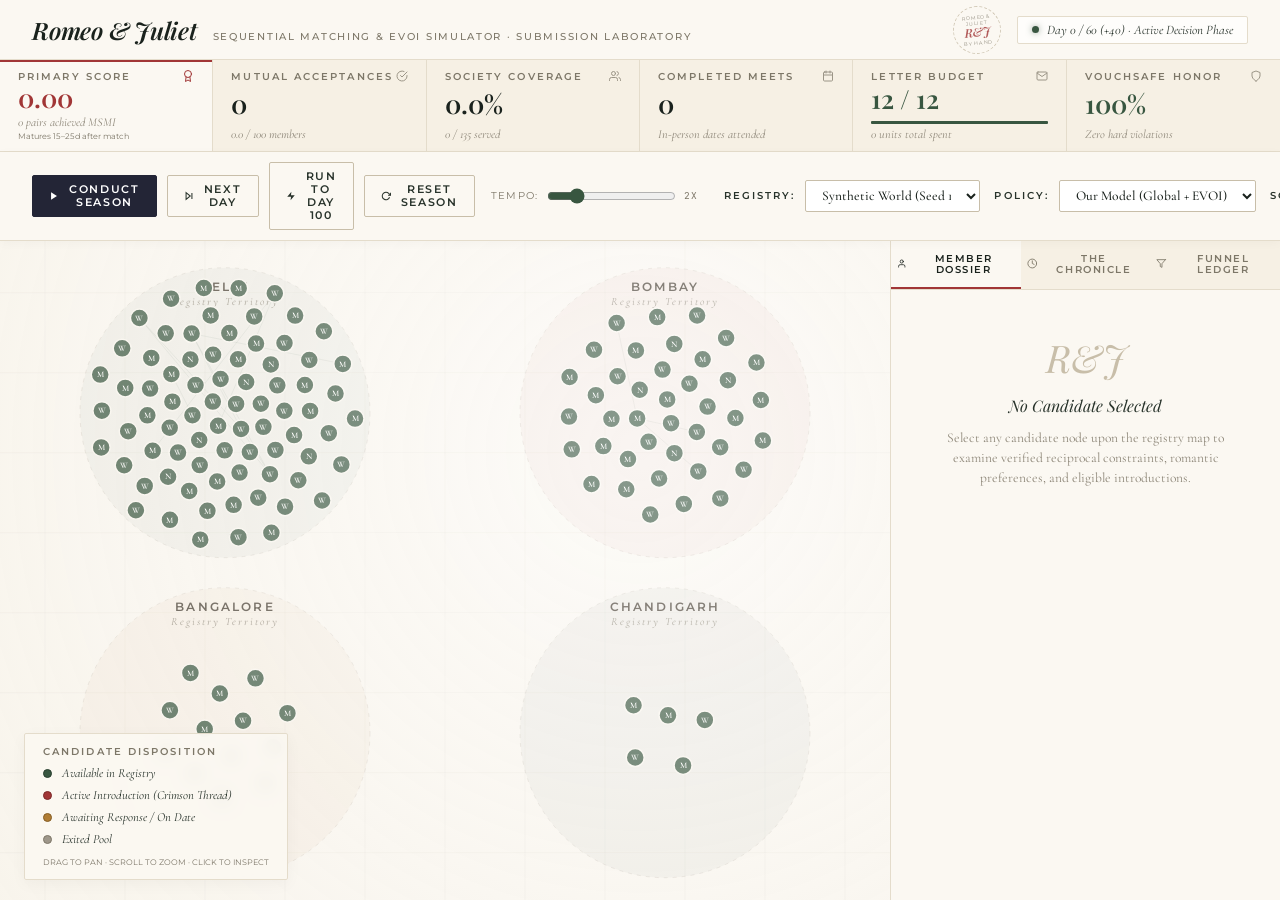
<file: simulation/index.html>
<!DOCTYPE html>
<html lang="en">
<head>
  <meta charset="utf-8">
  <meta name="viewport" content="width=device-width, initial-scale=1.0">
  <title>Romeo & Juliet · The Introduction Policy Laboratory</title>
  <meta name="description" content="One introduction, when it's right. Private decision-support engine for sequential introductions, reciprocal consent, and value-of-information clarification.">
  <link rel="stylesheet" href="styles.css">
</head>
<body>

  <!-- Top Authentic Romeo & Juliet Header -->
  <header class="app-header">
    <div class="brand-group">
      <span class="brand-logo">Romeo &amp; Juliet</span>
      <span class="brand-subtitle">Sequential Matching &amp; EVOI Simulator · Submission Laboratory</span>
    </div>

    <div class="header-status-group">
      <!-- Circular Embossed Stamp Motif -->
      <div class="circular-seal" title="Romeo &amp; Juliet By Hand Seal">
        <span class="seal-top">ROMEO &amp; JULIET</span>
        <span class="seal-mid">R&amp;J</span>
        <span class="seal-bot">BY HAND</span>
      </div>

      <div class="status-badge">
        <span class="status-dot"></span>
        <span id="dayIndicator">Day 0 / 60 (+40) · Active Decision Phase</span>
      </div>
    </div>
  </header>

  <!-- The Ledger (Metrics HUD) -->
  <!-- The Ledger (Metrics HUD) -->
  <section class="metrics-ledger" id="ledger" aria-label="Introduction Ledger">
    <div class="ledger-cell primary-score">
      <div class="ledger-kicker">
        <span class="kicker">PRIMARY SCORE</span>
        <span class="ledger-icon" title="Primary Goal Metric">
          <svg width="12" height="12" viewBox="0 0 24 24" fill="none" stroke="currentColor" stroke-width="2" stroke-linecap="round" stroke-linejoin="round"><circle cx="12" cy="8" r="7"></circle><polyline points="8.21 13.89 7 23 12 20 17 23 15.79 13.88"></polyline></svg>
        </span>
      </div>
      <div class="ledger-number highlight-score" id="valMsmiScore">0.00</div>
      <div class="ledger-desc" id="valMsmiTotal">0 mutual 2nd-meetings</div>
      <div style="font-family: var(--font-sans-kicker); font-size: 8px; color: var(--text-kicker); margin-top: 2px;">
        Matures 15–25d after match
      </div>
    </div>

    <div class="ledger-cell">
      <div class="ledger-kicker">
        <span class="kicker">MUTUAL ACCEPTANCES</span>
        <span class="ledger-icon" title="Double Opt-In Consent">
          <svg width="12" height="12" viewBox="0 0 24 24" fill="none" stroke="currentColor" stroke-width="2" stroke-linecap="round" stroke-linejoin="round"><path d="M22 11.08V12a10 10 0 1 1-5.93-9.14"></path><polyline points="22 4 12 14.01 9 11.01"></polyline></svg>
        </span>
      </div>
      <div class="ledger-number" id="valMutualAccept">0</div>
      <div class="ledger-desc" id="valMutualPer100">0.0 / 100 members</div>
    </div>

    <div class="ledger-cell">
      <div class="ledger-kicker">
        <span class="kicker">SOCIETY COVERAGE</span>
        <span class="ledger-icon" title="Arrived Pool Coverage">
          <svg width="12" height="12" viewBox="0 0 24 24" fill="none" stroke="currentColor" stroke-width="2" stroke-linecap="round" stroke-linejoin="round"><path d="M17 21v-2a4 4 0 0 0-4-4H5a4 4 0 0 0-4 4v2"></path><circle cx="9" cy="7" r="4"></circle><path d="M23 21v-2a4 4 0 0 0-3-3.87"></path><path d="M16 3.13a4 4 0 0 1 0 7.75"></path></svg>
        </span>
      </div>
      <div class="ledger-number" id="valCoveragePct">0.0%</div>
      <div class="ledger-desc" id="valCoverageRatio">0 / 0 members served</div>
    </div>

    <div class="ledger-cell">
      <div class="ledger-kicker">
        <span class="kicker">COMPLETED MEETS</span>
        <span class="ledger-icon" title="In-Person Dates">
          <svg width="12" height="12" viewBox="0 0 24 24" fill="none" stroke="currentColor" stroke-width="2" stroke-linecap="round" stroke-linejoin="round"><rect x="3" y="4" width="18" height="18" rx="2" ry="2"></rect><line x1="16" y1="2" x2="16" y2="6"></line><line x1="8" y1="2" x2="8" y2="6"></line><line x1="3" y1="10" x2="21" y2="10"></line></svg>
        </span>
      </div>
      <div class="ledger-number" id="valDatesCount">0</div>
      <div class="ledger-desc">In-person dates attended</div>
    </div>

    <div class="ledger-cell">
      <div class="ledger-kicker">
        <span class="kicker">LETTER BUDGET</span>
        <span class="ledger-icon" title="Daily Inquiry Quota">
          <svg width="12" height="12" viewBox="0 0 24 24" fill="none" stroke="currentColor" stroke-width="2" stroke-linecap="round" stroke-linejoin="round"><path d="M4 4h16c1.1 0 2 .9 2 2v12c0 1.1-.9 2-2 2H4c-1.1 0-2-.9-2-2V6c0-1.1.9-2 2-2z"></path><polyline points="22,6 12,13 2,6"></polyline></svg>
        </span>
      </div>
      <div class="ledger-number" id="valAskBudgetRemaining" style="color: var(--accent-sage);">12 / 12</div>
      <div class="budget-meter-track">
        <div class="budget-meter-fill" id="budgetBarFill"></div>
      </div>
      <div class="ledger-desc" id="valAskCostTotal">0 units total spent</div>
    </div>

    <div class="ledger-cell">
      <div class="ledger-kicker">
        <span class="kicker">VOUCHSAFE HONOR</span>
        <span class="ledger-icon" title="100% Reciprocal Safety Guarantee">
          <svg width="12" height="12" viewBox="0 0 24 24" fill="none" stroke="currentColor" stroke-width="2" stroke-linecap="round" stroke-linejoin="round"><path d="M12 22s8-4 8-10V5l-8-3-8 3v7c0 6 8 10 8 10z"></path></svg>
        </span>
      </div>
      <div class="ledger-number" style="color: var(--accent-sage);">100%</div>
      <div class="ledger-desc">Zero hard violations</div>
    </div>
  </section>

  <!-- Controls Toolbar -->
  <nav class="control-toolbar" aria-label="Simulation Controls">
    <div class="controls-left">
      <button id="btnPlay" class="btn btn-ink" title="Conduct season in continuous real time">
        <svg width="10" height="10" viewBox="0 0 24 24" fill="currentColor"><polygon points="5 3 19 12 5 21 5 3"></polygon></svg>
        Conduct Season
      </button>
      <button id="btnStep" class="btn" title="Advance introduction horizon by 1 day">
        <svg width="10" height="10" viewBox="0 0 24 24" fill="none" stroke="currentColor" stroke-width="2.5"><polygon points="5 4 15 12 5 20 5 4"></polygon><line x1="19" y1="5" x2="19" y2="19"></line></svg>
        Next Day
      </button>
      <button id="btnFastForward" class="btn" title="Run season to conclusion (Day 100)">
        <svg width="10" height="10" viewBox="0 0 24 24" fill="currentColor"><polygon points="13 2 3 14 12 14 11 22 21 10 12 10 13 2"></polygon></svg>
        Run to Day 100
      </button>
      <button id="btnReset" class="btn" title="Reset current season">
        <svg width="10" height="10" viewBox="0 0 24 24" fill="none" stroke="currentColor" stroke-width="2.5"><path d="M23 4v6h-6"></path><path d="M20.49 15a9 9 0 1 1-2.12-9.36L23 10"></path></svg>
        Reset Season
      </button>

      <div class="speed-control-group" style="margin-left: 6px;">
        <span>Tempo:</span>
        <input type="range" id="sliderSpeed" class="speed-slider" min="0.5" max="8" step="0.5" value="2" title="Simulation Speed">
        <span id="speedLabel" style="font-family: var(--font-mono); width: 24px;">2x</span>
      </div>
    </div>

    <div class="controls-right">
      <span class="kicker" style="color: var(--text-editorial);">Registry:</span>
      <select id="selectDataset" class="select-editorial" style="max-width: 175px;">
        <option value="synthetic" selected>Synthetic World (Seed 101)</option>
        <optgroup label="Official Train Split (Day 30 Snapshot)">
          <option value="public_01">public_01 (Train)</option>
          <option value="public_02">public_02 (Train)</option>
          <option value="public_03">public_03 (Train)</option>
          <option value="public_04">public_04 (Train)</option>
          <option value="public_05">public_05 (Train)</option>
          <option value="public_06">public_06 (Train)</option>
        </optgroup>
        <optgroup label="Official Validation Split">
          <option value="public_07">public_07 (Val)</option>
          <option value="public_08">public_08 (Val)</option>
        </optgroup>
        <optgroup label="Official Test Split">
          <option value="public_09">public_09 (Test)</option>
          <option value="public_10">public_10 (Test)</option>
        </optgroup>
      </select>

      <span class="kicker" style="color: var(--text-editorial); margin-left: 4px;">Policy:</span>
      <select id="selectPolicy" class="select-editorial">
        <option value="submission" selected>Our Model (Global + EVOI)</option>
        <option value="greedy">Greedy Baseline</option>
        <option value="random">Random-Feasible Baseline</option>
        <option value="no_asks">No-Clarification Baseline</option>
        <option value="manual">Manual Introduction</option>
      </select>

      <span class="kicker" id="labelVariant" style="color: var(--text-editorial); margin-left: 4px;">Scenario:</span>
      <select id="selectVariant" class="select-editorial">
        <option value="development" selected>development</option>
        <option value="sparse">sparse (12 Regions)</option>
        <option value="cold_start">cold_start</option>
        <option value="delayed">delayed</option>
        <option value="shift">shift</option>
        <option value="drift">drift</option>
      </select>

      <span class="kicker" id="labelSeed" style="color: var(--text-editorial); margin-left: 4px;">Seed:</span>
      <input type="number" id="inputSeed" class="select-editorial" style="width: 58px;" value="101" title="Simulation Seed">
    </div>
  </nav>

  <!-- Main Workspace Area -->
  <main class="main-layout">
    <!-- Map Canvas Area -->
    <div class="canvas-container" id="canvasContainer">
      <canvas id="simCanvas"></canvas>

      <!-- Hover Tooltip -->
      <div id="simTooltip" class="sim-tooltip"></div>

      <!-- Vintage Map Legend -->
      <div class="canvas-overlay-legend">
        <div class="kicker" style="margin-bottom: 2px;">CANDIDATE DISPOSITION</div>
        <div class="legend-item">
          <span class="legend-dot" style="background: #385640; border: 1px solid #283e2e;"></span>
          Available in Registry
        </div>
        <div class="legend-item">
          <span class="legend-dot" style="background: #a13636; border: 1px solid #7a2828;"></span>
          Active Introduction (Crimson Thread)
        </div>
        <div class="legend-item">
          <span class="legend-dot" style="background: #b07d34; border: 1px solid #845d25;"></span>
          Awaiting Response / On Date
        </div>
        <div class="legend-item">
          <span class="legend-dot" style="background: #9e978a; border: 1px solid #7d7768;"></span>
          Exited Pool
        </div>
        <div style="font-family: var(--font-sans-kicker); font-size: 8px; color: var(--text-kicker); margin-top: 4px;">
          DRAG TO PAN · SCROLL TO ZOOM · CLICK TO INSPECT
        </div>
      </div>
    </div>

    <!-- Right Sidebar (The Society Register) -->
    <aside class="sidebar-panel" id="dossier">
      <!-- Tabs -->
      <div class="sidebar-tabs" role="tablist">
        <button class="tab-btn active" data-tab="tabInspector" role="tab" aria-selected="true">
          <svg width="11" height="11" viewBox="0 0 24 24" fill="none" stroke="currentColor" stroke-width="2" stroke-linecap="round" stroke-linejoin="round"><path d="M20 21v-2a4 4 0 0 0-4-4H8a4 4 0 0 0-4 4v2"></path><circle cx="12" cy="7" r="4"></circle></svg>
          Member Dossier
        </button>
        <button class="tab-btn" data-tab="tabEvents" role="tab" aria-selected="false">
          <svg width="11" height="11" viewBox="0 0 24 24" fill="none" stroke="currentColor" stroke-width="2" stroke-linecap="round" stroke-linejoin="round"><circle cx="12" cy="12" r="10"></circle><polyline points="12 6 12 12 16 14"></polyline></svg>
          The Chronicle
        </button>
        <button class="tab-btn" data-tab="tabFunnel" role="tab" aria-selected="false">
          <svg width="11" height="11" viewBox="0 0 24 24" fill="none" stroke="currentColor" stroke-width="2" stroke-linecap="round" stroke-linejoin="round"><polygon points="22 3 2 3 10 12.46 10 19 14 21 14 12.46 22 3"></polygon></svg>
          Funnel Ledger
        </button>
      </div>

      <!-- Tab 1: Member Dossier -->
      <div id="tabInspector" class="tab-content active" role="tabpanel">
        <div id="inspectorContent">
          <div class="inspector-empty">
            <div class="inspector-empty-seal">R&J</div>
            <div style="font-family: var(--font-serif-hero); font-size: 16px; font-style: italic; color: var(--text-editorial);">
              No Candidate Selected
            </div>
            <div style="font-family: var(--font-serif-body); font-size: 13.5px; line-height: 1.5;">
              Select any candidate node upon the registry map to examine verified reciprocal constraints, romantic preferences, and eligible introductions.
            </div>
          </div>
        </div>
      </div>

      <!-- Tab 2: The Chronicle (Live Event Feed) -->
      <div id="tabEvents" class="tab-content" role="tabpanel">
        <div class="chronicle-feed" id="eventFeed"></div>
      </div>

      <!-- Tab 3: Funnel Ledger -->
      <div id="tabFunnel" class="tab-content" role="tabpanel">
        <div class="kicker" style="margin-bottom: 6px;">CONVERSION FUNNEL</div>
        <div style="font-family: var(--font-serif-hero); font-size: 18px; font-style: italic; margin-bottom: 16px; color: var(--text-ink);">
          The Journey to a Second Meeting
        </div>

        <div class="funnel-step">
          <div class="funnel-header">
            <span>Arrived Members in Pool</span>
            <span id="funnelArrived" style="font-family: var(--font-mono); font-weight: 600;">0</span>
          </div>
          <div class="funnel-bar-bg"><div class="funnel-bar-fill" style="width: 100%; background: #385640;"></div></div>
        </div>

        <div class="funnel-step">
          <div class="funnel-header">
            <span>Served by Private Introduction</span>
            <span id="funnelServed" style="font-family: var(--font-mono); font-weight: 600;">0</span>
          </div>
          <div class="funnel-bar-bg"><div id="barServed" class="funnel-bar-fill" style="width: 0%; background: #232536;"></div></div>
        </div>

        <div class="funnel-step">
          <div class="funnel-header">
            <span>Mutual Consents (Double Opt-In)</span>
            <span id="funnelMutual" style="font-family: var(--font-mono); font-weight: 600;">0</span>
          </div>
          <div class="funnel-bar-bg"><div id="barMutual" class="funnel-bar-fill" style="width: 0%; background: #a13636;"></div></div>
        </div>

        <div class="funnel-step">
          <div class="funnel-header">
            <span>In-Person Dates Occurred</span>
            <span id="funnelDates" style="font-family: var(--font-mono); font-weight: 600;">0</span>
          </div>
          <div class="funnel-bar-bg"><div id="barDates" class="funnel-bar-fill" style="width: 0%; background: #b07d34;"></div></div>
        </div>

        <div class="funnel-step">
          <div class="funnel-header">
            <span style="color: var(--accent-thread); font-weight: 600;">Mutual 2nd-Meeting Intention (MSMI)</span>
            <span id="funnelMsmi" style="font-family: var(--font-mono); font-weight: 700; color: var(--accent-thread);">0</span>
          </div>
          <div class="funnel-bar-bg"><div id="barMsmi" class="funnel-bar-fill" style="width: 0%; background: var(--accent-thread);"></div></div>
        </div>

        <div class="dossier-card" style="margin-top: 24px;">
          <div class="kicker" style="margin-bottom: 6px;">PROTOCOL CADENCE</div>
          <div style="font-family: var(--font-serif-body); font-size: 13px; color: var(--text-editorial); line-height: 1.6;">
            • Active Introduction Horizon: Days 0–59<br>
            • Extended Observation Window: Days 60–99<br>
            • Letter Response Window: ≤ 7 days<br>
            • Meeting Scheduling: ≤ 14 days<br>
            • Second-Meeting Feedback: ≤ 3 days<br>
            • MSMI Qualification: ≤ 30 days from match
          </div>
        </div>
      </div>
    </aside>
  </main>

  <!-- Scripts -->
  <script src="datasets.js"></script>
  <script src="simulator_engine.js"></script>
  <script src="visualizer.js"></script>
  <script src="app.js"></script>
</body>
</html>
</file>
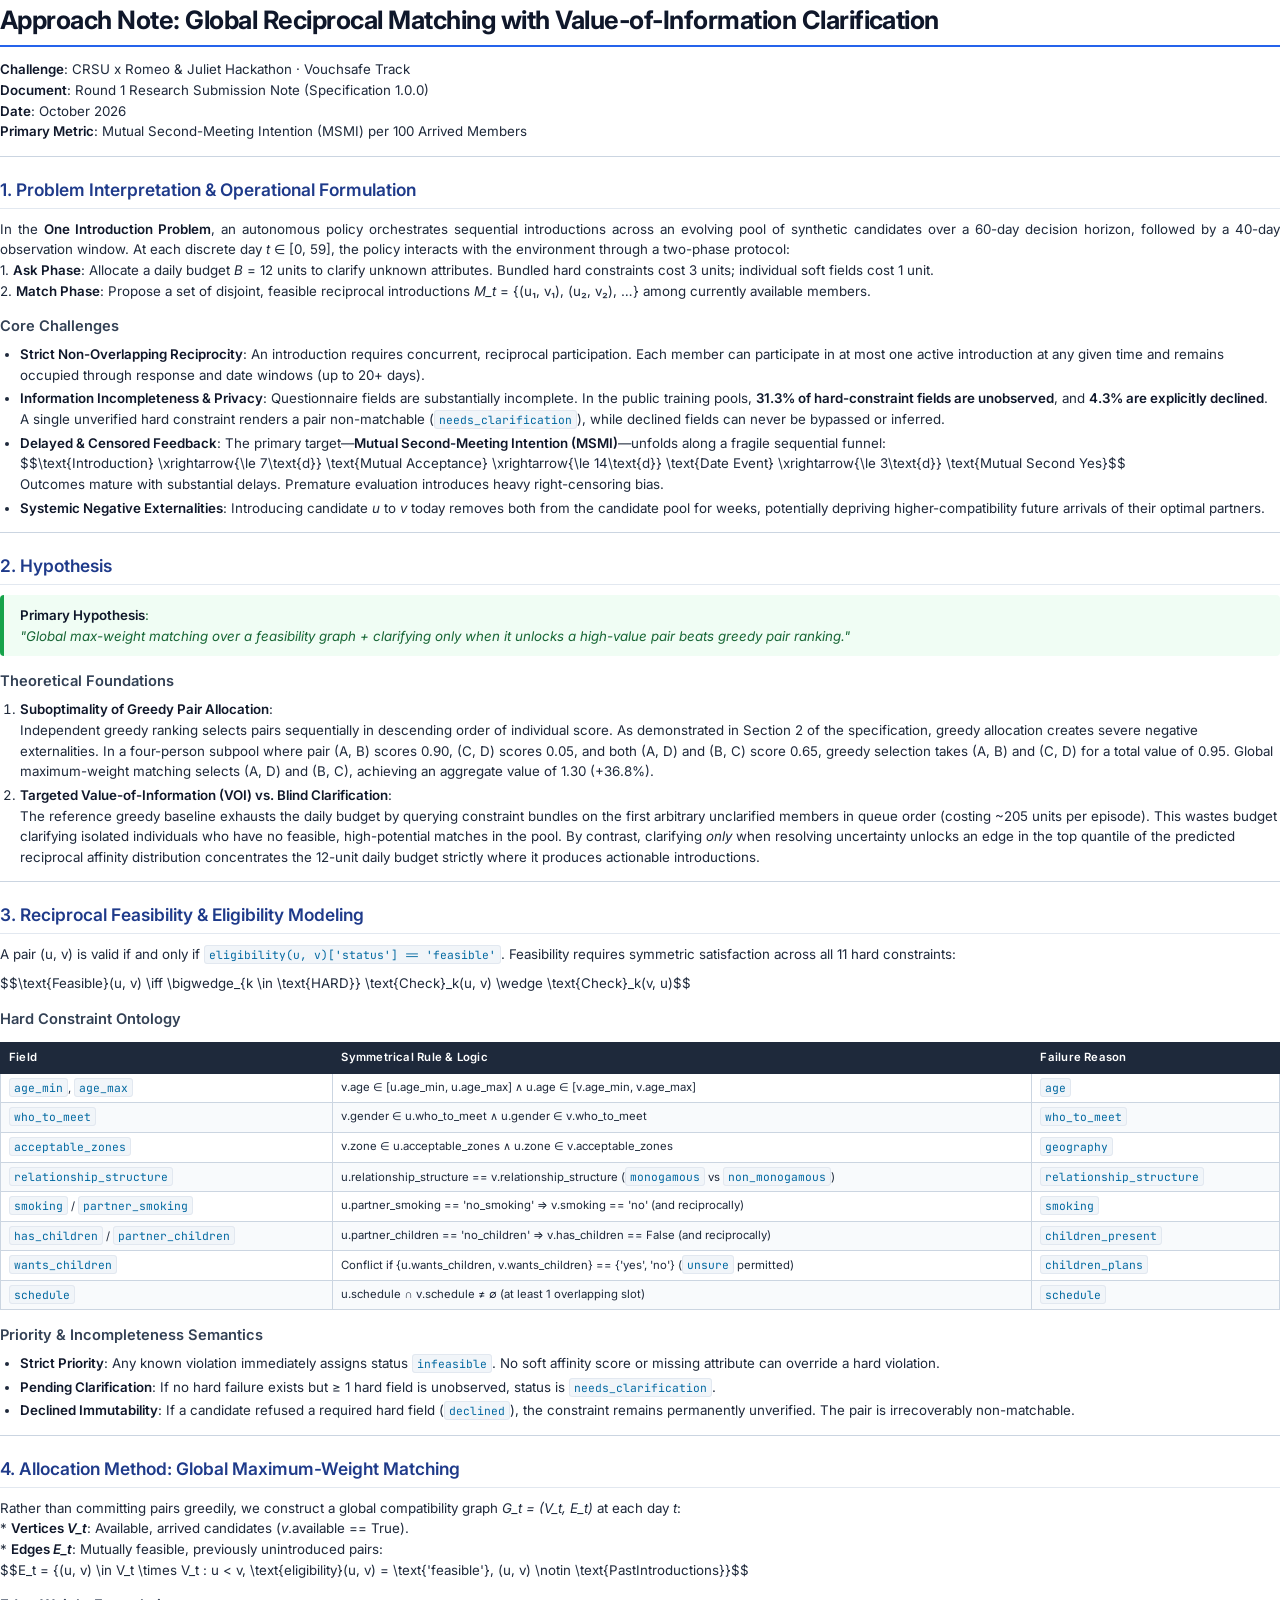
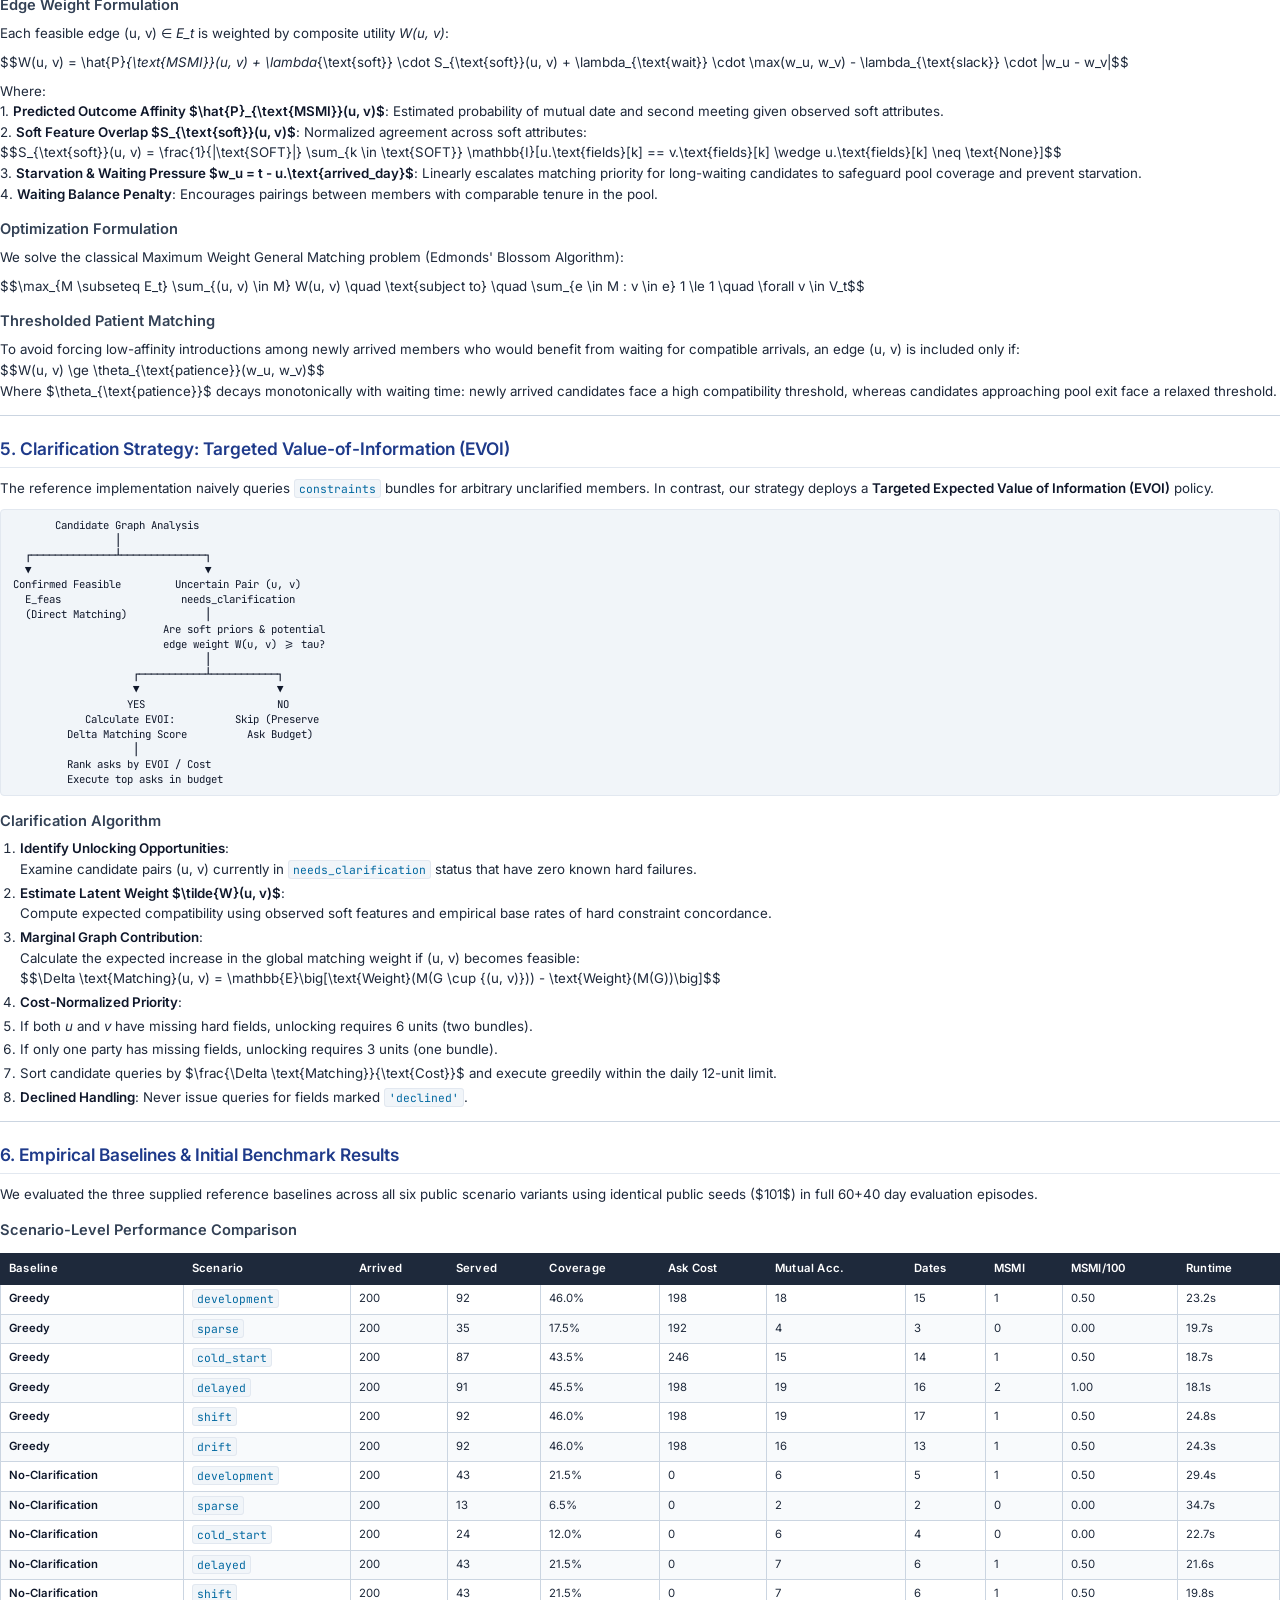
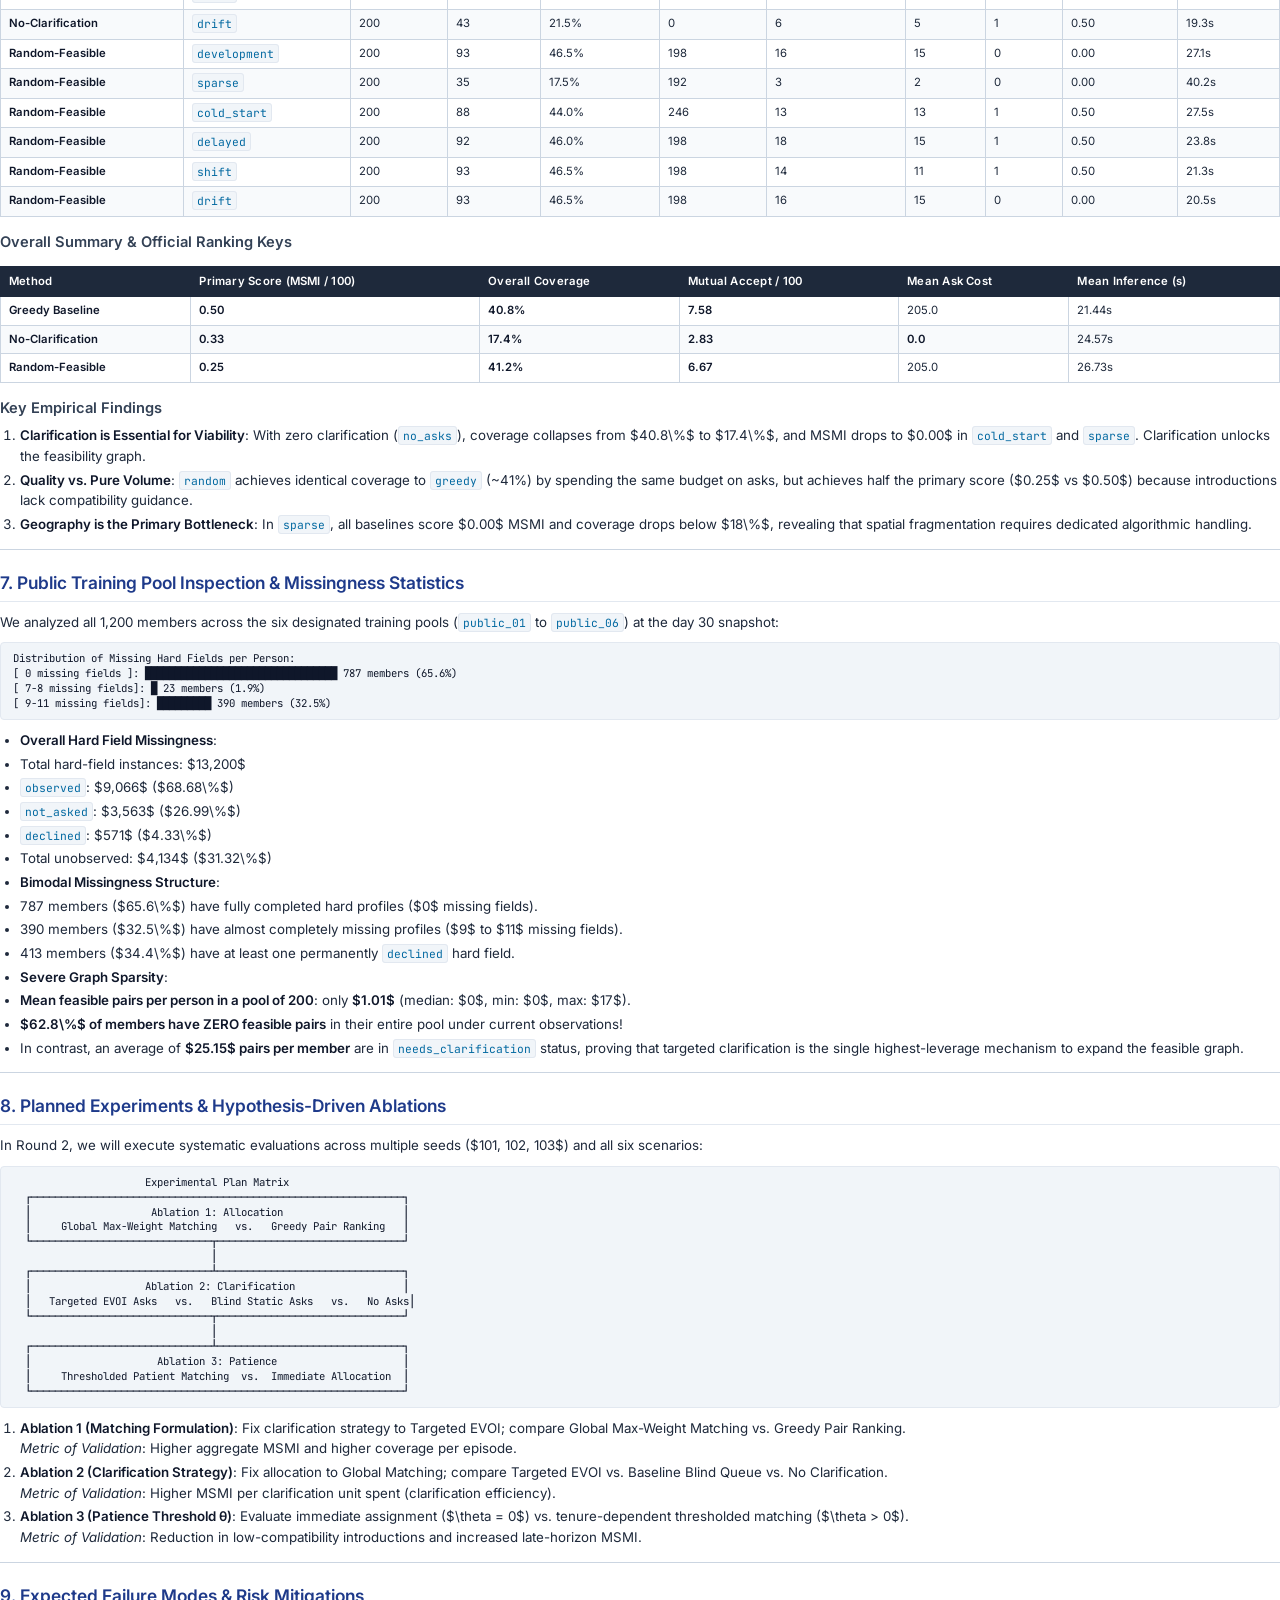
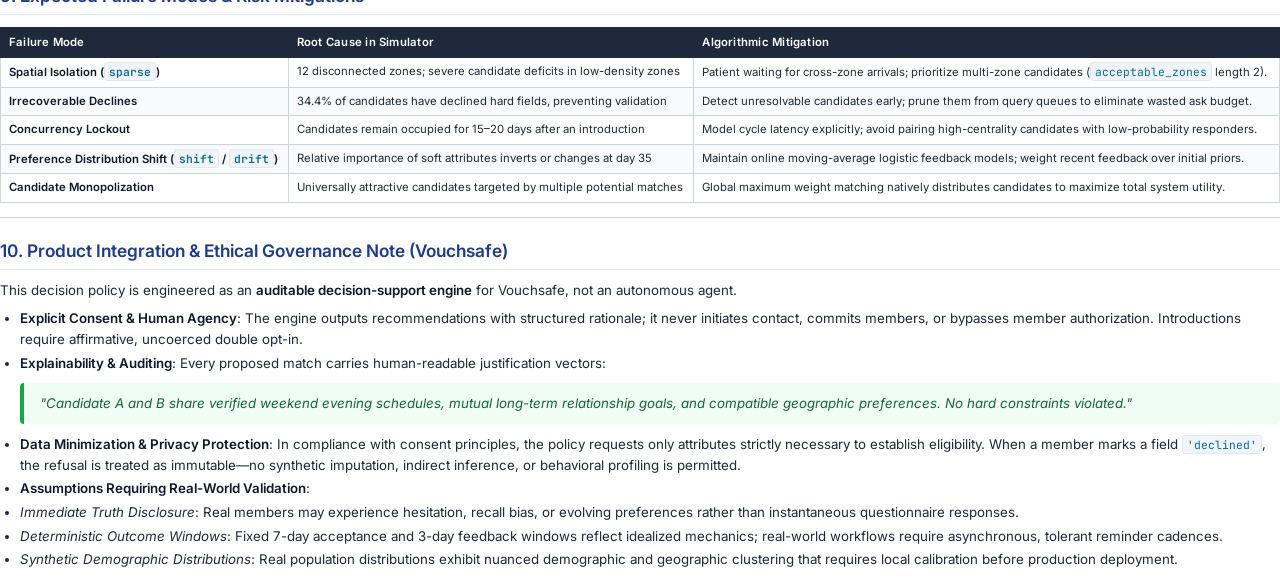
<file: CRSU-x-Romeo-Juliet-Hackathon-main/RESEARCH_NOTE.html>
<!DOCTYPE html>
<html lang="en">
<head>
<meta charset="utf-8">
<title>Approach Note: Global Reciprocal Matching with Value-of-Information Clarification</title>
<style>
  @import url('https://fonts.googleapis.com/css2?family=Inter:wght@300;400;500;600;700&family=JetBrains+Mono:wght@400;500&display=swap');

  @page {
    size: A4;
    margin: 18mm 16mm;
  }

  body {
    font-family: 'Inter', -apple-system, BlinkMacSystemFont, "Segoe UI", Roboto, sans-serif;
    font-size: 10pt;
    line-height: 1.55;
    color: #1e293b;
    background-color: #ffffff;
    margin: 0;
    padding: 0;
  }

  h1 {
    font-size: 19pt;
    font-weight: 700;
    color: #0f172a;
    border-bottom: 2.5px solid #2563eb;
    padding-bottom: 6px;
    margin-top: 0;
    margin-bottom: 12px;
    letter-spacing: -0.02em;
  }

  h2 {
    font-size: 13pt;
    font-weight: 600;
    color: #1e3a8a;
    border-bottom: 1px solid #e2e8f0;
    padding-bottom: 4px;
    margin-top: 20px;
    margin-bottom: 10px;
    page-break-after: avoid;
  }

  h3 {
    font-size: 11pt;
    font-weight: 600;
    color: #334155;
    margin-top: 14px;
    margin-bottom: 6px;
    page-break-after: avoid;
  }

  p {
    margin-top: 0;
    margin-bottom: 8px;
    text-align: justify;
  }

  hr {
    border: none;
    height: 1px;
    background: #cbd5e1;
    margin: 14px 0;
  }

  blockquote {
    margin: 10px 0;
    padding: 10px 16px;
    background-color: #f0fdf4;
    border-left: 4px solid #16a34a;
    border-radius: 4px;
    color: #166534;
    font-size: 10pt;
    page-break-inside: avoid;
  }

  blockquote p {
    margin: 0;
  }

  table {
    width: 100%;
    border-collapse: collapse;
    margin: 12px 0;
    font-size: 8.5pt;
    page-break-inside: avoid;
  }

  th {
    background-color: #1e293b;
    color: #ffffff;
    font-weight: 600;
    text-align: left;
    padding: 6px 8px;
    border: 1px solid #1e293b;
    letter-spacing: 0.02em;
  }

  td {
    padding: 5px 8px;
    border: 1px solid #cbd5e1;
    vertical-align: top;
  }

  tr:nth-child(even) td {
    background-color: #f8fafc;
  }

  pre {
    background-color: #f1f5f9;
    border: 1px solid #e2e8f0;
    border-radius: 4px;
    padding: 8px 12px;
    font-family: 'JetBrains Mono', Consolas, monospace;
    font-size: 8pt;
    line-height: 1.4;
    color: #0f172a;
    overflow-x: auto;
    page-break-inside: avoid;
    margin: 10px 0;
  }

  code {
    font-family: 'JetBrains Mono', Consolas, monospace;
    font-size: 8.5pt;
    background-color: #f1f5f9;
    color: #0369a1;
    padding: 1px 4px;
    border-radius: 3px;
    border: 1px solid #e2e8f0;
  }

  pre code {
    background: none;
    border: none;
    padding: 0;
    color: inherit;
    font-size: inherit;
  }

  ul, ol {
    margin-top: 4px;
    margin-bottom: 8px;
    padding-left: 20px;
  }

  li {
    margin-bottom: 3px;
  }

  strong {
    font-weight: 600;
    color: #0f172a;
  }
</style>
</head>
<body>
<h1 id="approach-note-global-reciprocal-matching-with-value-of-information-clarification">Approach Note: Global Reciprocal Matching with Value-of-Information Clarification</h1>
<p><strong>Challenge</strong>: CRSU x Romeo &amp; Juliet Hackathon · Vouchsafe Track<br />
<strong>Document</strong>: Round 1 Research Submission Note (Specification 1.0.0)<br />
<strong>Date</strong>: October 2026<br />
<strong>Primary Metric</strong>: Mutual Second-Meeting Intention (MSMI) per 100 Arrived Members  </p>
<hr />
<h2 id="1-problem-interpretation-operational-formulation">1. Problem Interpretation &amp; Operational Formulation</h2>
<p>In the <strong>One Introduction Problem</strong>, an autonomous policy orchestrates sequential introductions across an evolving pool of synthetic candidates over a 60-day decision horizon, followed by a 40-day observation window. At each discrete day <em>t</em> ∈ [0, 59], the policy interacts with the environment through a two-phase protocol:<br />
1. <strong>Ask Phase</strong>: Allocate a daily budget <em>B</em> = 12 units to clarify unknown attributes. Bundled hard constraints cost 3 units; individual soft fields cost 1 unit.<br />
2. <strong>Match Phase</strong>: Propose a set of disjoint, feasible reciprocal introductions <em>M_t</em> = {(u₁, v₁), (u₂, v₂), …} among currently available members.</p>
<h3 id="core-challenges">Core Challenges</h3>
<ul>
<li><strong>Strict Non-Overlapping Reciprocity</strong>: An introduction requires concurrent, reciprocal participation. Each member can participate in at most one active introduction at any given time and remains occupied through response and date windows (up to 20+ days).</li>
<li><strong>Information Incompleteness &amp; Privacy</strong>: Questionnaire fields are substantially incomplete. In the public training pools, <strong>31.3% of hard-constraint fields are unobserved</strong>, and <strong>4.3% are explicitly declined</strong>. A single unverified hard constraint renders a pair non-matchable (<code>needs_clarification</code>), while declined fields can never be bypassed or inferred.</li>
<li><strong>Delayed &amp; Censored Feedback</strong>: The primary target—<strong>Mutual Second-Meeting Intention (MSMI)</strong>—unfolds along a fragile sequential funnel:<br />
  $$\text{Introduction} \xrightarrow{\le 7\text{d}} \text{Mutual Acceptance} \xrightarrow{\le 14\text{d}} \text{Date Event} \xrightarrow{\le 3\text{d}} \text{Mutual Second Yes}$$<br />
  Outcomes mature with substantial delays. Premature evaluation introduces heavy right-censoring bias.</li>
<li><strong>Systemic Negative Externalities</strong>: Introducing candidate <em>u</em> to <em>v</em> today removes both from the candidate pool for weeks, potentially depriving higher-compatibility future arrivals of their optimal partners.</li>
</ul>
<hr />
<h2 id="2-hypothesis">2. Hypothesis</h2>
<blockquote>
<p><strong>Primary Hypothesis</strong>:<br />
<em>"Global max-weight matching over a feasibility graph + clarifying only when it unlocks a high-value pair beats greedy pair ranking."</em></p>
</blockquote>
<h3 id="theoretical-foundations">Theoretical Foundations</h3>
<ol>
<li><strong>Suboptimality of Greedy Pair Allocation</strong>:<br />
   Independent greedy ranking selects pairs sequentially in descending order of individual score. As demonstrated in Section 2 of the specification, greedy allocation creates severe negative externalities. In a four-person subpool where pair (A, B) scores 0.90, (C, D) scores 0.05, and both (A, D) and (B, C) score 0.65, greedy selection takes (A, B) and (C, D) for a total value of 0.95. Global maximum-weight matching selects (A, D) and (B, C), achieving an aggregate value of 1.30 (+36.8%).</li>
<li><strong>Targeted Value-of-Information (VOI) vs. Blind Clarification</strong>:<br />
   The reference greedy baseline exhausts the daily budget by querying constraint bundles on the first arbitrary unclarified members in queue order (costing ~205 units per episode). This wastes budget clarifying isolated individuals who have no feasible, high-potential matches in the pool. By contrast, clarifying <em>only</em> when resolving uncertainty unlocks an edge in the top quantile of the predicted reciprocal affinity distribution concentrates the 12-unit daily budget strictly where it produces actionable introductions.</li>
</ol>
<hr />
<h2 id="3-reciprocal-feasibility-eligibility-modeling">3. Reciprocal Feasibility &amp; Eligibility Modeling</h2>
<p>A pair (u, v) is valid if and only if <code>eligibility(u, v)['status'] == 'feasible'</code>. Feasibility requires symmetric satisfaction across all 11 hard constraints:</p>
<p>$$\text{Feasible}(u, v) \iff \bigwedge_{k \in \text{HARD}} \text{Check}_k(u, v) \wedge \text{Check}_k(v, u)$$</p>
<h3 id="hard-constraint-ontology">Hard Constraint Ontology</h3>
<table>
<thead>
<tr>
<th>Field</th>
<th>Symmetrical Rule &amp; Logic</th>
<th>Failure Reason</th>
</tr>
</thead>
<tbody>
<tr>
<td><code>age_min</code>, <code>age_max</code></td>
<td>v.age ∈ [u.age_min, u.age_max] ∧ u.age ∈ [v.age_min, v.age_max]</td>
<td><code>age</code></td>
</tr>
<tr>
<td><code>who_to_meet</code></td>
<td>v.gender ∈ u.who_to_meet ∧ u.gender ∈ v.who_to_meet</td>
<td><code>who_to_meet</code></td>
</tr>
<tr>
<td><code>acceptable_zones</code></td>
<td>v.zone ∈ u.acceptable_zones ∧ u.zone ∈ v.acceptable_zones</td>
<td><code>geography</code></td>
</tr>
<tr>
<td><code>relationship_structure</code></td>
<td>u.relationship_structure == v.relationship_structure (<code>monogamous</code> vs <code>non_monogamous</code>)</td>
<td><code>relationship_structure</code></td>
</tr>
<tr>
<td><code>smoking</code> / <code>partner_smoking</code></td>
<td>u.partner_smoking == 'no_smoking' ⇒ v.smoking == 'no' (and reciprocally)</td>
<td><code>smoking</code></td>
</tr>
<tr>
<td><code>has_children</code> / <code>partner_children</code></td>
<td>u.partner_children == 'no_children' ⇒ v.has_children == False (and reciprocally)</td>
<td><code>children_present</code></td>
</tr>
<tr>
<td><code>wants_children</code></td>
<td>Conflict if {u.wants_children, v.wants_children} == {'yes', 'no'} (<code>unsure</code> permitted)</td>
<td><code>children_plans</code></td>
</tr>
<tr>
<td><code>schedule</code></td>
<td>u.schedule ∩ v.schedule ≠ ∅ (at least 1 overlapping slot)</td>
<td><code>schedule</code></td>
</tr>
</tbody>
</table>
<h3 id="priority-incompleteness-semantics">Priority &amp; Incompleteness Semantics</h3>
<ul>
<li><strong>Strict Priority</strong>: Any known violation immediately assigns status <code>infeasible</code>. No soft affinity score or missing attribute can override a hard violation.</li>
<li><strong>Pending Clarification</strong>: If no hard failure exists but ≥ 1 hard field is unobserved, status is <code>needs_clarification</code>.</li>
<li><strong>Declined Immutability</strong>: If a candidate refused a required hard field (<code>declined</code>), the constraint remains permanently unverified. The pair is irrecoverably non-matchable.</li>
</ul>
<hr />
<h2 id="4-allocation-method-global-maximum-weight-matching">4. Allocation Method: Global Maximum-Weight Matching</h2>
<p>Rather than committing pairs greedily, we construct a global compatibility graph <em>G_t = (V_t, E_t)</em> at each day <em>t</em>:<br />
* <strong>Vertices <em>V_t</em></strong>: Available, arrived candidates (<em>v</em>.available == True).<br />
* <strong>Edges <em>E_t</em></strong>: Mutually feasible, previously unintroduced pairs:<br />
  $$E_t = {(u, v) \in V_t \times V_t : u &lt; v, \text{eligibility}(u, v) = \text{'feasible'}, (u, v) \notin \text{PastIntroductions}}$$</p>
<h3 id="edge-weight-formulation">Edge Weight Formulation</h3>
<p>Each feasible edge (u, v) ∈ <em>E_t</em> is weighted by composite utility <em>W(u, v)</em>:</p>
<p>$$W(u, v) = \hat{P}<em>{\text{MSMI}}(u, v) + \lambda</em>{\text{soft}} \cdot S_{\text{soft}}(u, v) + \lambda_{\text{wait}} \cdot \max(w_u, w_v) - \lambda_{\text{slack}} \cdot |w_u - w_v|$$</p>
<p>Where:<br />
1. <strong>Predicted Outcome Affinity $\hat{P}_{\text{MSMI}}(u, v)$</strong>: Estimated probability of mutual date and second meeting given observed soft attributes.<br />
2. <strong>Soft Feature Overlap $S_{\text{soft}}(u, v)$</strong>: Normalized agreement across soft attributes:<br />
   $$S_{\text{soft}}(u, v) = \frac{1}{|\text{SOFT}|} \sum_{k \in \text{SOFT}} \mathbb{I}[u.\text{fields}[k] == v.\text{fields}[k] \wedge u.\text{fields}[k] \neq \text{None}]$$<br />
3. <strong>Starvation &amp; Waiting Pressure $w_u = t - u.\text{arrived_day}$</strong>: Linearly escalates matching priority for long-waiting candidates to safeguard pool coverage and prevent starvation.<br />
4. <strong>Waiting Balance Penalty</strong>: Encourages pairings between members with comparable tenure in the pool.</p>
<h3 id="optimization-formulation">Optimization Formulation</h3>
<p>We solve the classical Maximum Weight General Matching problem (Edmonds' Blossom Algorithm):</p>
<p>$$\max_{M \subseteq E_t} \sum_{(u, v) \in M} W(u, v) \quad \text{subject to} \quad \sum_{e \in M : v \in e} 1 \le 1 \quad \forall v \in V_t$$</p>
<h3 id="thresholded-patient-matching">Thresholded Patient Matching</h3>
<p>To avoid forcing low-affinity introductions among newly arrived members who would benefit from waiting for compatible arrivals, an edge (u, v) is included only if:<br />
$$W(u, v) \ge \theta_{\text{patience}}(w_u, w_v)$$<br />
Where $\theta_{\text{patience}}$ decays monotonically with waiting time: newly arrived candidates face a high compatibility threshold, whereas candidates approaching pool exit face a relaxed threshold.</p>
<hr />
<h2 id="5-clarification-strategy-targeted-value-of-information-evoi">5. Clarification Strategy: Targeted Value-of-Information (EVOI)</h2>
<p>The reference implementation naively queries <code>constraints</code> bundles for arbitrary unclarified members. In contrast, our strategy deploys a <strong>Targeted Expected Value of Information (EVOI)</strong> policy.</p>
<pre><code>       Candidate Graph Analysis
                 │
  ┌──────────────┴──────────────┐
  ▼                             ▼
Confirmed Feasible         Uncertain Pair (u, v)
  E_feas                    needs_clarification
  (Direct Matching)             │
                         Are soft priors &amp; potential
                         edge weight W(u, v) &gt;= tau?
                                │
                    ┌───────────┴───────────┐
                    ▼                       ▼
                   YES                      NO
            Calculate EVOI:          Skip (Preserve
         Delta Matching Score          Ask Budget)
                    │
         Rank asks by EVOI / Cost
         Execute top asks in budget
</code></pre>
<h3 id="clarification-algorithm">Clarification Algorithm</h3>
<ol>
<li><strong>Identify Unlocking Opportunities</strong>:<br />
   Examine candidate pairs (u, v) currently in <code>needs_clarification</code> status that have zero known hard failures.</li>
<li><strong>Estimate Latent Weight $\tilde{W}(u, v)$</strong>:<br />
   Compute expected compatibility using observed soft features and empirical base rates of hard constraint concordance.</li>
<li><strong>Marginal Graph Contribution</strong>:<br />
   Calculate the expected increase in the global matching weight if (u, v) becomes feasible:<br />
   $$\Delta \text{Matching}(u, v) = \mathbb{E}\big[\text{Weight}(M(G \cup {(u, v)})) - \text{Weight}(M(G))\big]$$</li>
<li><strong>Cost-Normalized Priority</strong>:  </li>
<li>If both <em>u</em> and <em>v</em> have missing hard fields, unlocking requires 6 units (two bundles).</li>
<li>If only one party has missing fields, unlocking requires 3 units (one bundle).</li>
<li>Sort candidate queries by $\frac{\Delta \text{Matching}}{\text{Cost}}$ and execute greedily within the daily 12-unit limit.</li>
<li><strong>Declined Handling</strong>: Never issue queries for fields marked <code>'declined'</code>.</li>
</ol>
<hr />
<h2 id="6-empirical-baselines-initial-benchmark-results">6. Empirical Baselines &amp; Initial Benchmark Results</h2>
<p>We evaluated the three supplied reference baselines across all six public scenario variants using identical public seeds ($101$) in full 60+40 day evaluation episodes.</p>
<h3 id="scenario-level-performance-comparison">Scenario-Level Performance Comparison</h3>
<table>
<thead>
<tr>
<th>Baseline</th>
<th>Scenario</th>
<th>Arrived</th>
<th>Served</th>
<th>Coverage</th>
<th>Ask Cost</th>
<th>Mutual Acc.</th>
<th>Dates</th>
<th>MSMI</th>
<th>MSMI/100</th>
<th>Runtime</th>
</tr>
</thead>
<tbody>
<tr>
<td><strong>Greedy</strong></td>
<td><code>development</code></td>
<td>200</td>
<td>92</td>
<td>46.0%</td>
<td>198</td>
<td>18</td>
<td>15</td>
<td>1</td>
<td>0.50</td>
<td>23.2s</td>
</tr>
<tr>
<td><strong>Greedy</strong></td>
<td><code>sparse</code></td>
<td>200</td>
<td>35</td>
<td>17.5%</td>
<td>192</td>
<td>4</td>
<td>3</td>
<td>0</td>
<td>0.00</td>
<td>19.7s</td>
</tr>
<tr>
<td><strong>Greedy</strong></td>
<td><code>cold_start</code></td>
<td>200</td>
<td>87</td>
<td>43.5%</td>
<td>246</td>
<td>15</td>
<td>14</td>
<td>1</td>
<td>0.50</td>
<td>18.7s</td>
</tr>
<tr>
<td><strong>Greedy</strong></td>
<td><code>delayed</code></td>
<td>200</td>
<td>91</td>
<td>45.5%</td>
<td>198</td>
<td>19</td>
<td>16</td>
<td>2</td>
<td>1.00</td>
<td>18.1s</td>
</tr>
<tr>
<td><strong>Greedy</strong></td>
<td><code>shift</code></td>
<td>200</td>
<td>92</td>
<td>46.0%</td>
<td>198</td>
<td>19</td>
<td>17</td>
<td>1</td>
<td>0.50</td>
<td>24.8s</td>
</tr>
<tr>
<td><strong>Greedy</strong></td>
<td><code>drift</code></td>
<td>200</td>
<td>92</td>
<td>46.0%</td>
<td>198</td>
<td>16</td>
<td>13</td>
<td>1</td>
<td>0.50</td>
<td>24.3s</td>
</tr>
<tr>
<td><strong>No-Clarification</strong></td>
<td><code>development</code></td>
<td>200</td>
<td>43</td>
<td>21.5%</td>
<td>0</td>
<td>6</td>
<td>5</td>
<td>1</td>
<td>0.50</td>
<td>29.4s</td>
</tr>
<tr>
<td><strong>No-Clarification</strong></td>
<td><code>sparse</code></td>
<td>200</td>
<td>13</td>
<td>6.5%</td>
<td>0</td>
<td>2</td>
<td>2</td>
<td>0</td>
<td>0.00</td>
<td>34.7s</td>
</tr>
<tr>
<td><strong>No-Clarification</strong></td>
<td><code>cold_start</code></td>
<td>200</td>
<td>24</td>
<td>12.0%</td>
<td>0</td>
<td>6</td>
<td>4</td>
<td>0</td>
<td>0.00</td>
<td>22.7s</td>
</tr>
<tr>
<td><strong>No-Clarification</strong></td>
<td><code>delayed</code></td>
<td>200</td>
<td>43</td>
<td>21.5%</td>
<td>0</td>
<td>7</td>
<td>6</td>
<td>1</td>
<td>0.50</td>
<td>21.6s</td>
</tr>
<tr>
<td><strong>No-Clarification</strong></td>
<td><code>shift</code></td>
<td>200</td>
<td>43</td>
<td>21.5%</td>
<td>0</td>
<td>7</td>
<td>6</td>
<td>1</td>
<td>0.50</td>
<td>19.8s</td>
</tr>
<tr>
<td><strong>No-Clarification</strong></td>
<td><code>drift</code></td>
<td>200</td>
<td>43</td>
<td>21.5%</td>
<td>0</td>
<td>6</td>
<td>5</td>
<td>1</td>
<td>0.50</td>
<td>19.3s</td>
</tr>
<tr>
<td><strong>Random-Feasible</strong></td>
<td><code>development</code></td>
<td>200</td>
<td>93</td>
<td>46.5%</td>
<td>198</td>
<td>16</td>
<td>15</td>
<td>0</td>
<td>0.00</td>
<td>27.1s</td>
</tr>
<tr>
<td><strong>Random-Feasible</strong></td>
<td><code>sparse</code></td>
<td>200</td>
<td>35</td>
<td>17.5%</td>
<td>192</td>
<td>3</td>
<td>2</td>
<td>0</td>
<td>0.00</td>
<td>40.2s</td>
</tr>
<tr>
<td><strong>Random-Feasible</strong></td>
<td><code>cold_start</code></td>
<td>200</td>
<td>88</td>
<td>44.0%</td>
<td>246</td>
<td>13</td>
<td>13</td>
<td>1</td>
<td>0.50</td>
<td>27.5s</td>
</tr>
<tr>
<td><strong>Random-Feasible</strong></td>
<td><code>delayed</code></td>
<td>200</td>
<td>92</td>
<td>46.0%</td>
<td>198</td>
<td>18</td>
<td>15</td>
<td>1</td>
<td>0.50</td>
<td>23.8s</td>
</tr>
<tr>
<td><strong>Random-Feasible</strong></td>
<td><code>shift</code></td>
<td>200</td>
<td>93</td>
<td>46.5%</td>
<td>198</td>
<td>14</td>
<td>11</td>
<td>1</td>
<td>0.50</td>
<td>21.3s</td>
</tr>
<tr>
<td><strong>Random-Feasible</strong></td>
<td><code>drift</code></td>
<td>200</td>
<td>93</td>
<td>46.5%</td>
<td>198</td>
<td>16</td>
<td>15</td>
<td>0</td>
<td>0.00</td>
<td>20.5s</td>
</tr>
</tbody>
</table>
<h3 id="overall-summary-official-ranking-keys">Overall Summary &amp; Official Ranking Keys</h3>
<table>
<thead>
<tr>
<th>Method</th>
<th>Primary Score (MSMI / 100)</th>
<th>Overall Coverage</th>
<th>Mutual Accept / 100</th>
<th>Mean Ask Cost</th>
<th>Mean Inference (s)</th>
</tr>
</thead>
<tbody>
<tr>
<td><strong>Greedy Baseline</strong></td>
<td><strong>0.50</strong></td>
<td><strong>40.8%</strong></td>
<td><strong>7.58</strong></td>
<td>205.0</td>
<td>21.44s</td>
</tr>
<tr>
<td><strong>No-Clarification</strong></td>
<td><strong>0.33</strong></td>
<td><strong>17.4%</strong></td>
<td><strong>2.83</strong></td>
<td><strong>0.0</strong></td>
<td>24.57s</td>
</tr>
<tr>
<td><strong>Random-Feasible</strong></td>
<td><strong>0.25</strong></td>
<td><strong>41.2%</strong></td>
<td><strong>6.67</strong></td>
<td>205.0</td>
<td>26.73s</td>
</tr>
</tbody>
</table>
<h3 id="key-empirical-findings">Key Empirical Findings</h3>
<ol>
<li><strong>Clarification is Essential for Viability</strong>: With zero clarification (<code>no_asks</code>), coverage collapses from $40.8\%$ to $17.4\%$, and MSMI drops to $0.00$ in <code>cold_start</code> and <code>sparse</code>. Clarification unlocks the feasibility graph.</li>
<li><strong>Quality vs. Pure Volume</strong>: <code>random</code> achieves identical coverage to <code>greedy</code> (~41%) by spending the same budget on asks, but achieves half the primary score ($0.25$ vs $0.50$) because introductions lack compatibility guidance.</li>
<li><strong>Geography is the Primary Bottleneck</strong>: In <code>sparse</code>, all baselines score $0.00$ MSMI and coverage drops below $18\%$, revealing that spatial fragmentation requires dedicated algorithmic handling.</li>
</ol>
<hr />
<h2 id="7-public-training-pool-inspection-missingness-statistics">7. Public Training Pool Inspection &amp; Missingness Statistics</h2>
<p>We analyzed all 1,200 members across the six designated training pools (<code>public_01</code> to <code>public_06</code>) at the day 30 snapshot:</p>
<pre><code>Distribution of Missing Hard Fields per Person:
[ 0 missing fields ]: ████████████████████████████████ 787 members (65.6%)
[ 7-8 missing fields]: █ 23 members (1.9%)
[ 9-11 missing fields]: █████████ 390 members (32.5%)
</code></pre>
<ul>
<li><strong>Overall Hard Field Missingness</strong>: </li>
<li>Total hard-field instances: $13,200$</li>
<li><code>observed</code>: $9,066$ ($68.68\%$)</li>
<li><code>not_asked</code>: $3,563$ ($26.99\%$)</li>
<li><code>declined</code>: $571$ ($4.33\%$)</li>
<li>Total unobserved: $4,134$ ($31.32\%$)</li>
<li><strong>Bimodal Missingness Structure</strong>:</li>
<li>787 members ($65.6\%$) have fully completed hard profiles ($0$ missing fields).</li>
<li>390 members ($32.5\%$) have almost completely missing profiles ($9$ to $11$ missing fields).</li>
<li>413 members ($34.4\%$) have at least one permanently <code>declined</code> hard field.</li>
<li><strong>Severe Graph Sparsity</strong>:</li>
<li><strong>Mean feasible pairs per person in a pool of 200</strong>: only <strong>$1.01$</strong> (median: $0$, min: $0$, max: $17$).</li>
<li><strong>$62.8\%$ of members have ZERO feasible pairs</strong> in their entire pool under current observations!</li>
<li>In contrast, an average of <strong>$25.15$ pairs per member</strong> are in <code>needs_clarification</code> status, proving that targeted clarification is the single highest-leverage mechanism to expand the feasible graph.</li>
</ul>
<hr />
<h2 id="8-planned-experiments-hypothesis-driven-ablations">8. Planned Experiments &amp; Hypothesis-Driven Ablations</h2>
<p>In Round 2, we will execute systematic evaluations across multiple seeds ($101, 102, 103$) and all six scenarios:</p>
<pre><code>                      Experimental Plan Matrix
  ┌──────────────────────────────────────────────────────────────┐
  │                    Ablation 1: Allocation                    │
  │     Global Max-Weight Matching   vs.   Greedy Pair Ranking   │
  └──────────────────────────────┬───────────────────────────────┘
                                 │
  ┌──────────────────────────────┴───────────────────────────────┐
  │                   Ablation 2: Clarification                  │
  │   Targeted EVOI Asks   vs.   Blind Static Asks   vs.   No Asks│
  └──────────────────────────────┬───────────────────────────────┘
                                 │
  ┌──────────────────────────────┴───────────────────────────────┐
  │                     Ablation 3: Patience                     │
  │     Thresholded Patient Matching  vs.  Immediate Allocation  │
  └──────────────────────────────────────────────────────────────┘
</code></pre>
<ol>
<li><strong>Ablation 1 (Matching Formulation)</strong>: Fix clarification strategy to Targeted EVOI; compare Global Max-Weight Matching vs. Greedy Pair Ranking.<br />
<em>Metric of Validation</em>: Higher aggregate MSMI and higher coverage per episode.</li>
<li><strong>Ablation 2 (Clarification Strategy)</strong>: Fix allocation to Global Matching; compare Targeted EVOI vs. Baseline Blind Queue vs. No Clarification.<br />
<em>Metric of Validation</em>: Higher MSMI per clarification unit spent (clarification efficiency).</li>
<li><strong>Ablation 3 (Patience Threshold θ)</strong>: Evaluate immediate assignment ($\theta = 0$) vs. tenure-dependent thresholded matching ($\theta &gt; 0$).<br />
<em>Metric of Validation</em>: Reduction in low-compatibility introductions and increased late-horizon MSMI.</li>
</ol>
<hr />
<h2 id="9-expected-failure-modes-risk-mitigations">9. Expected Failure Modes &amp; Risk Mitigations</h2>
<table>
<thead>
<tr>
<th>Failure Mode</th>
<th>Root Cause in Simulator</th>
<th>Algorithmic Mitigation</th>
</tr>
</thead>
<tbody>
<tr>
<td><strong>Spatial Isolation (<code>sparse</code>)</strong></td>
<td>12 disconnected zones; severe candidate deficits in low-density zones</td>
<td>Patient waiting for cross-zone arrivals; prioritize multi-zone candidates (<code>acceptable_zones</code> length 2).</td>
</tr>
<tr>
<td><strong>Irrecoverable Declines</strong></td>
<td>34.4% of candidates have declined hard fields, preventing validation</td>
<td>Detect unresolvable candidates early; prune them from query queues to eliminate wasted ask budget.</td>
</tr>
<tr>
<td><strong>Concurrency Lockout</strong></td>
<td>Candidates remain occupied for 15–20 days after an introduction</td>
<td>Model cycle latency explicitly; avoid pairing high-centrality candidates with low-probability responders.</td>
</tr>
<tr>
<td><strong>Preference Distribution Shift (<code>shift</code> / <code>drift</code>)</strong></td>
<td>Relative importance of soft attributes inverts or changes at day 35</td>
<td>Maintain online moving-average logistic feedback models; weight recent feedback over initial priors.</td>
</tr>
<tr>
<td><strong>Candidate Monopolization</strong></td>
<td>Universally attractive candidates targeted by multiple potential matches</td>
<td>Global maximum weight matching natively distributes candidates to maximize total system utility.</td>
</tr>
</tbody>
</table>
<hr />
<h2 id="10-product-integration-ethical-governance-note-vouchsafe">10. Product Integration &amp; Ethical Governance Note (Vouchsafe)</h2>
<p>This decision policy is engineered as an <strong>auditable decision-support engine</strong> for Vouchsafe, not an autonomous agent.</p>
<ul>
<li><strong>Explicit Consent &amp; Human Agency</strong>: The engine outputs recommendations with structured rationale; it never initiates contact, commits members, or bypasses member authorization. Introductions require affirmative, uncoerced double opt-in.</li>
<li><strong>Explainability &amp; Auditing</strong>: Every proposed match carries human-readable justification vectors:<blockquote>
<p><em>"Candidate A and B share verified weekend evening schedules, mutual long-term relationship goals, and compatible geographic preferences. No hard constraints violated."</em></p>
</blockquote>
</li>
<li><strong>Data Minimization &amp; Privacy Protection</strong>: In compliance with consent principles, the policy requests only attributes strictly necessary to establish eligibility. When a member marks a field <code>'declined'</code>, the refusal is treated as immutable—no synthetic imputation, indirect inference, or behavioral profiling is permitted.</li>
<li><strong>Assumptions Requiring Real-World Validation</strong>:</li>
<li><em>Immediate Truth Disclosure</em>: Real members may experience hesitation, recall bias, or evolving preferences rather than instantaneous questionnaire responses.</li>
<li><em>Deterministic Outcome Windows</em>: Fixed 7-day acceptance and 3-day feedback windows reflect idealized mechanics; real-world workflows require asynchronous, tolerant reminder cadences.</li>
<li><em>Synthetic Demographic Distributions</em>: Real population distributions exhibit nuanced demographic and geographic clustering that requires local calibration before production deployment.</li>
</ul>
</body>
</html>
</file>
<file: simulation/styles.css>
@import url('https://fonts.googleapis.com/css2?family=Cormorant+Garamond:ital,wght@0,300;0,400;0,500;0,600;0,700;1,400;1,500;1,600;1,700&family=Montserrat:wght@300;400;500;600;700&family=Playfair+Display:ital,wght@0,400;0,600;0,700;1,400;1,600&family=JetBrains+Mono:wght@400;500;600&display=swap');

:root {
  /* Romeo & Juliet Authentic Color Palette */
  --bg-parchment: #fbf8f2;
  --bg-parchment-card: #f6f0e4;
  --bg-parchment-elevated: #ffffff;
  --bg-overlay: rgba(251, 248, 242, 0.94);

  --text-ink: #1a221d;
  --text-editorial: #28332b;
  --text-kicker: #7d7768;
  --text-muted: #8c8577;
  --text-dim: #9e978a;

  --accent-thread: #a13636;        /* Crimson thread of fate / wax seal */
  --accent-thread-glow: rgba(161, 54, 54, 0.25);
  --accent-sage: #385640;          /* Deep botanical forest green */
  --accent-sage-soft: #ebf2ec;
  --accent-amber: #b07d34;         /* Antique brass / warm ochre */
  --accent-navy-btn: #232536;      /* Official deep midnight ink button */
  --accent-navy-hover: #171824;

  --border-hairline: #e4dccb;
  --border-subtle: #eae3d5;
  --border-strong: #c8bea9;

  --font-serif-hero: 'Playfair Display', 'Cormorant Garamond', Georgia, serif;
  --font-serif-body: 'Cormorant Garamond', Garamond, Georgia, serif;
  --font-sans-kicker: 'Montserrat', -apple-system, BlinkMacSystemFont, "Segoe UI", sans-serif;
  --font-mono: 'JetBrains Mono', monospace;
}

* {
  margin: 0;
  padding: 0;
  box-sizing: border-box;
}

body {
  background-color: var(--bg-parchment);
  color: var(--text-ink);
  font-family: var(--font-serif-body);
  height: 100vh;
  overflow: hidden;
  display: flex;
  flex-direction: column;
  -webkit-font-smoothing: antialiased;
}

/* Subtle Parchment Texture */
body::before {
  content: "";
  position: fixed;
  top: 0;
  left: 0;
  width: 100%;
  height: 100%;
  background-image: radial-gradient(circle at 50% 50%, rgba(255, 255, 255, 0.4) 0%, rgba(240, 233, 220, 0.25) 100%);
  pointer-events: none;
  z-index: 1;
}

/* Section Kickers (Tracked tiny uppercase) */
.kicker {
  font-family: var(--font-sans-kicker);
  font-size: 9.5px;
  font-weight: 600;
  letter-spacing: 0.22em;
  text-transform: uppercase;
  color: var(--text-kicker);
}

/* Top Romeo & Juliet Navigation Bar */
header.app-header {
  height: 60px;
  background: var(--bg-parchment);
  border-bottom: 1px solid var(--border-hairline);
  display: flex;
  align-items: center;
  justify-content: space-between;
  padding: 0 32px;
  z-index: 50;
  position: relative;
}

.brand-group {
  display: flex;
  align-items: baseline;
  gap: 16px;
}

.brand-logo {
  font-family: var(--font-serif-hero);
  font-size: 24px;
  font-style: italic;
  font-weight: 600;
  color: var(--text-ink);
  letter-spacing: -0.01em;
  text-decoration: none;
}

.brand-subtitle {
  font-family: var(--font-sans-kicker);
  font-size: 9.5px;
  font-weight: 500;
  letter-spacing: 0.18em;
  text-transform: uppercase;
  color: var(--text-kicker);
}

.header-status-group {
  display: flex;
  align-items: center;
  gap: 16px;
}

.status-badge {
  display: flex;
  align-items: center;
  gap: 8px;
  padding: 5px 14px;
  border: 1px solid var(--border-hairline);
  background: rgba(255, 255, 255, 0.7);
  border-radius: 2px;
  font-family: var(--font-serif-body);
  font-size: 13px;
  font-style: italic;
  color: var(--text-editorial);
}

.status-dot {
  width: 7px;
  height: 7px;
  border-radius: 50%;
  background: var(--accent-sage);
  box-shadow: 0 0 6px rgba(56, 86, 64, 0.5);
  animation: pulse-dot 2.5s infinite ease-in-out;
}

@keyframes pulse-dot {
  0%, 100% { transform: scale(1); opacity: 0.9; }
  50% { transform: scale(1.3); opacity: 1; }
}

/* Circular Seal Stamp Motif */
.circular-seal {
  width: 48px;
  height: 48px;
  border: 1px dashed var(--border-strong);
  border-radius: 50%;
  display: flex;
  flex-direction: column;
  align-items: center;
  justify-content: center;
  text-align: center;
  font-family: var(--font-sans-kicker);
  color: var(--text-kicker);
  transform: rotate(-6deg);
  opacity: 0.8;
  user-select: none;
}

.circular-seal .seal-top {
  font-size: 5px;
  letter-spacing: 0.12em;
  text-transform: uppercase;
}

.circular-seal .seal-mid {
  font-family: var(--font-serif-hero);
  font-size: 12px;
  font-style: italic;
  font-weight: 600;
  color: var(--accent-thread);
  line-height: 1.1;
}

.circular-seal .seal-bot {
  font-size: 5px;
  letter-spacing: 0.14em;
  text-transform: uppercase;
}

/* The Ledger (Metrics HUD) */
.metrics-ledger {
  display: grid;
  grid-template-columns: repeat(6, 1fr);
  background: var(--bg-parchment-card);
  border-bottom: 1px solid var(--border-hairline);
  z-index: 30;
}

.ledger-cell {
  padding: 10px 18px;
  border-right: 1px solid var(--border-hairline);
  display: flex;
  flex-direction: column;
  justify-content: space-between;
  position: relative;
  background: transparent;
  transition: background 0.2s;
}

.ledger-cell:last-child {
  border-right: none;
}

.ledger-cell:hover {
  background: rgba(255, 255, 255, 0.4);
}

.ledger-cell.primary-score {
  background: rgba(255, 255, 255, 0.55);
}

.ledger-cell.primary-score::after {
  content: "";
  position: absolute;
  top: 0;
  left: 0;
  right: 0;
  height: 2px;
  background: var(--accent-thread);
}

.ledger-kicker {
  display: flex;
  align-items: center;
  justify-content: space-between;
}

.ledger-icon {
  display: inline-flex;
  align-items: center;
  justify-content: center;
  color: var(--text-kicker);
  opacity: 0.75;
}

.primary-score .ledger-icon {
  color: var(--accent-thread);
  opacity: 1;
}

.btn svg {
  display: inline-block;
  vertical-align: middle;
  flex-shrink: 0;
  margin-right: 2px;
}

.ledger-number {
  font-family: var(--font-serif-hero);
  font-size: 26px;
  font-weight: 600;
  color: var(--text-ink);
  margin-top: 2px;
  line-height: 1.1;
}

.ledger-number.highlight-score {
  color: var(--accent-thread);
}

.ledger-desc {
  font-family: var(--font-serif-body);
  font-size: 12px;
  font-style: italic;
  color: var(--text-muted);
  margin-top: 2px;
}

.budget-meter-track {
  width: 100%;
  height: 3px;
  background: var(--border-hairline);
  border-radius: 1px;
  margin-top: 6px;
  overflow: hidden;
}

.budget-meter-fill {
  height: 100%;
  background: var(--accent-sage);
  width: 100%;
  transition: width 0.35s ease;
}

/* Controls Toolbar */
.control-toolbar {
  display: flex;
  align-items: center;
  justify-content: space-between;
  padding: 10px 32px;
  background: rgba(251, 248, 242, 0.96);
  backdrop-filter: blur(10px);
  border-bottom: 1px solid var(--border-hairline);
  gap: 16px;
  position: sticky;
  top: 0;
  z-index: 45;
  box-shadow: 0 2px 10px rgba(0, 0, 0, 0.03);
}

.controls-left, .controls-right {
  display: flex;
  align-items: center;
  gap: 10px;
}

/* Editorial Buttons */
.btn {
  display: inline-flex;
  align-items: center;
  gap: 8px;
  background: transparent;
  color: var(--text-editorial);
  border: 1px solid var(--border-strong);
  padding: 7px 16px;
  border-radius: 2px;
  font-family: var(--font-sans-kicker);
  font-size: 10.5px;
  font-weight: 600;
  letter-spacing: 0.16em;
  text-transform: uppercase;
  cursor: pointer;
  transition: all 0.2s ease;
}

.btn:hover {
  background: rgba(0, 0, 0, 0.04);
  border-color: var(--text-ink);
  color: var(--text-ink);
}

.btn-outline {
  display: inline-flex;
  align-items: center;
  gap: 8px;
  background: transparent;
  color: var(--text-ink);
  border: 1px solid var(--border-strong);
  padding: 10px 22px;
  border-radius: 2px;
  font-family: var(--font-sans-kicker);
  font-size: 10px;
  font-weight: 600;
  letter-spacing: 0.16em;
  text-transform: uppercase;
  cursor: pointer;
  transition: all 0.2s ease;
}

.btn-outline:hover {
  background: rgba(0, 0, 0, 0.04);
  border-color: var(--text-ink);
  color: var(--text-ink);
}

/* Deep Midnight Ink Button (Direct match to Screenshot 2 'FIND YOUR ARCHETYPE') */
.btn-ink {
  background: var(--accent-navy-btn);
  border: 1px solid var(--accent-navy-btn);
  color: #ffffff;
}

.btn-ink:hover {
  background: var(--accent-navy-hover);
  border-color: var(--accent-navy-hover);
  color: #ffffff;
  transform: translateY(-1px);
}

/* Wax Seal Crimson Button */
.btn-crimson {
  background: var(--accent-thread);
  border: 1px solid var(--accent-thread);
  color: #ffffff;
}

.btn-crimson:hover {
  background: #8b2b2b;
  border-color: #8b2b2b;
  color: #ffffff;
}

/* Bespoke Dropdowns */
.select-editorial {
  background: #ffffff;
  color: var(--text-ink);
  border: 1px solid var(--border-strong);
  padding: 6px 12px;
  border-radius: 2px;
  font-family: var(--font-serif-body);
  font-size: 13.5px;
  font-weight: 500;
  outline: none;
  cursor: pointer;
}

.select-editorial:focus {
  border-color: var(--accent-thread);
}

.speed-control-group {
  display: flex;
  align-items: center;
  gap: 8px;
  font-family: var(--font-sans-kicker);
  font-size: 9.5px;
  letter-spacing: 0.14em;
  text-transform: uppercase;
  color: var(--text-kicker);
}

.speed-slider {
  accent-color: var(--accent-sage);
  cursor: pointer;
}

/* Main Workspace Grid */
.main-layout {
  flex: 1;
  min-height: 0;
  display: grid;
  grid-template-columns: 1fr 390px;
  overflow: hidden;
  position: relative;
  background: var(--bg-parchment);
}

/* Canvas Area */
.canvas-container {
  position: relative;
  width: 100%;
  height: 100%;
  overflow: hidden;
  background-color: #fbf8f2;
}

#simCanvas {
  position: absolute;
  top: 0;
  left: 0;
  width: 100%;
  height: 100%;
}

/* Vintage Map Legend */
.canvas-overlay-legend {
  position: absolute;
  bottom: 20px;
  left: 24px;
  background: rgba(251, 248, 242, 0.94);
  backdrop-filter: blur(8px);
  padding: 12px 18px;
  border: 1px solid var(--border-hairline);
  border-radius: 2px;
  box-shadow: 0 4px 16px rgba(0, 0, 0, 0.04);
  display: flex;
  flex-direction: column;
  gap: 6px;
  pointer-events: none;
  z-index: 10;
}

.legend-item {
  display: flex;
  align-items: center;
  gap: 10px;
  font-family: var(--font-serif-body);
  font-size: 12.5px;
  font-style: italic;
  color: var(--text-editorial);
}

.legend-dot {
  width: 9px;
  height: 9px;
  border-radius: 50%;
}

/* Right Sidebar Panel (The Society Register) */
.sidebar-panel {
  display: flex;
  flex-direction: column;
  background: #fbf8f2;
  border-left: 1px solid var(--border-hairline);
  overflow: hidden;
  position: relative;
  z-index: 20;
}

.sidebar-tabs {
  display: flex;
  background: var(--bg-parchment-card);
  border-bottom: 1px solid var(--border-hairline);
}

.tab-btn {
  flex: 1;
  padding: 12px 6px;
  background: transparent;
  border: none;
  font-family: var(--font-sans-kicker);
  font-size: 9.5px;
  font-weight: 600;
  letter-spacing: 0.16em;
  text-transform: uppercase;
  color: var(--text-kicker);
  cursor: pointer;
  display: flex;
  align-items: center;
  justify-content: center;
  gap: 6px;
  border-bottom: 2px solid transparent;
  transition: all 0.2s;
}

.tab-btn:hover {
  color: var(--text-ink);
}

.tab-btn.active {
  color: var(--text-ink);
  border-bottom-color: var(--accent-thread);
  background: #fbf8f2;
}

.tab-content {
  flex: 1;
  overflow-y: auto;
  padding: 18px;
  display: none;
}

.tab-content.active {
  display: block;
}

/* Candidate Dossier (Inspector Tab) */
.inspector-empty {
  display: flex;
  flex-direction: column;
  align-items: center;
  justify-content: center;
  height: 100%;
  color: var(--text-muted);
  text-align: center;
  gap: 12px;
  padding: 24px;
}

.inspector-empty-seal {
  font-family: var(--font-serif-hero);
  font-size: 38px;
  font-style: italic;
  color: var(--border-strong);
}

.dossier-card {
  background: #ffffff;
  border: 1px solid var(--border-hairline);
  border-radius: 2px;
  padding: 16px;
  margin-bottom: 14px;
  box-shadow: 0 2px 8px rgba(0, 0, 0, 0.02);
}

.dossier-header {
  display: flex;
  align-items: flex-start;
  justify-content: space-between;
  margin-bottom: 14px;
  border-bottom: 1px solid var(--border-subtle);
  padding-bottom: 10px;
}

.dossier-name {
  font-family: var(--font-serif-hero);
  font-size: 19px;
  font-style: italic;
  color: var(--text-ink);
}

.dossier-meta {
  font-family: var(--font-serif-body);
  font-size: 13px;
  color: var(--text-muted);
  margin-top: 2px;
}

.dossier-status-pill {
  font-family: var(--font-sans-kicker);
  font-size: 8.5px;
  font-weight: 700;
  letter-spacing: 0.14em;
  text-transform: uppercase;
  padding: 3px 8px;
  border-radius: 2px;
}

.pill-avail { background: var(--accent-sage-soft); color: var(--accent-sage); border: 1px solid rgba(56, 86, 64, 0.2); }
.pill-active { background: #fdf2f2; color: var(--accent-thread); border: 1px solid rgba(161, 54, 54, 0.2); }
.pill-busy { background: #fef7ed; color: var(--accent-amber); border: 1px solid rgba(176, 125, 52, 0.2); }
.pill-exit { background: #f1efe9; color: var(--text-muted); border: 1px solid var(--border-hairline); }

.field-grid {
  display: grid;
  grid-template-columns: 1fr 1fr;
  gap: 8px;
  font-size: 12px;
}

.field-item {
  display: flex;
  flex-direction: column;
  background: #faf7f0;
  border: 1px solid var(--border-subtle);
  padding: 6px 8px;
  border-radius: 2px;
}

.field-key {
  font-family: var(--font-sans-kicker);
  font-size: 8.5px;
  letter-spacing: 0.12em;
  text-transform: uppercase;
  color: var(--text-kicker);
}

.field-val {
  font-family: var(--font-serif-body);
  font-size: 13px;
  font-weight: 600;
  color: var(--text-ink);
  white-space: nowrap;
  overflow: hidden;
  text-overflow: ellipsis;
  margin-top: 2px;
}

.tag-observed { color: var(--accent-sage); font-size: 9px; font-weight: 600; }
.tag-declined { color: var(--accent-thread); font-size: 9px; font-weight: 600; }
.tag-not_asked { color: var(--accent-amber); font-size: 9px; font-weight: 600; }

.partner-card {
  display: flex;
  align-items: center;
  justify-content: space-between;
  background: #ffffff;
  border: 1px solid var(--border-hairline);
  padding: 8px 12px;
  border-radius: 2px;
  margin-bottom: 6px;
  cursor: pointer;
  transition: all 0.2s;
}

.partner-card:hover {
  border-color: var(--accent-thread);
  background: #fdfaf5;
}

.partner-name {
  font-family: var(--font-serif-hero);
  font-size: 14.5px;
  font-style: italic;
  color: var(--text-ink);
}

.partner-score {
  font-family: var(--font-sans-kicker);
  font-size: 9.5px;
  letter-spacing: 0.1em;
  color: var(--text-kicker);
}

/* Society Chronicle (Live Feed) */
.chronicle-feed {
  display: flex;
  flex-direction: column;
  gap: 10px;
}

.chronicle-card {
  background: #ffffff;
  border: 1px solid var(--border-hairline);
  border-left: 3px solid var(--accent-sage);
  padding: 10px 14px;
  border-radius: 2px;
  font-size: 13px;
  box-shadow: 0 1px 4px rgba(0, 0, 0, 0.02);
  animation: fadeIn 0.3s ease;
}

@keyframes fadeIn {
  from { opacity: 0; transform: translateY(-3px); }
  to { opacity: 1; transform: translateY(0); }
}

.chronicle-card.match { border-left-color: var(--accent-thread); }
.chronicle-card.date { border-left-color: var(--accent-amber); }
.chronicle-card.msmi { border-left-color: var(--accent-sage); background: #f7faf7; }
.chronicle-card.ask { border-left-color: var(--accent-navy-btn); }

.chronicle-top {
  display: flex;
  align-items: center;
  justify-content: space-between;
  margin-bottom: 4px;
}

.chronicle-title {
  font-family: var(--font-sans-kicker);
  font-size: 9px;
  letter-spacing: 0.16em;
  text-transform: uppercase;
  color: var(--text-kicker);
}

.chronicle-day {
  font-family: var(--font-serif-hero);
  font-size: 12px;
  font-style: italic;
  color: var(--text-muted);
}

.chronicle-body {
  font-family: var(--font-serif-body);
  font-size: 13.5px;
  color: var(--text-editorial);
  line-height: 1.45;
}

/* Funnel Analytics */
.funnel-step {
  margin-bottom: 14px;
}

.funnel-header {
  display: flex;
  justify-content: space-between;
  font-family: var(--font-serif-body);
  font-size: 13.5px;
  color: var(--text-editorial);
  margin-bottom: 4px;
}

.funnel-bar-bg {
  width: 100%;
  height: 6px;
  background: var(--border-hairline);
  border-radius: 1px;
  overflow: hidden;
}

.funnel-bar-fill {
  height: 100%;
  border-radius: 1px;
  transition: width 0.35s ease;
}

/* Floating Tooltip */
.sim-tooltip {
  position: absolute;
  background: #ffffff;
  border: 1px solid var(--border-strong);
  box-shadow: 0 4px 18px rgba(0, 0, 0, 0.08);
  padding: 10px 14px;
  border-radius: 2px;
  font-size: 12px;
  pointer-events: none;
  z-index: 100;
  display: none;
  white-space: nowrap;
}
</file>
